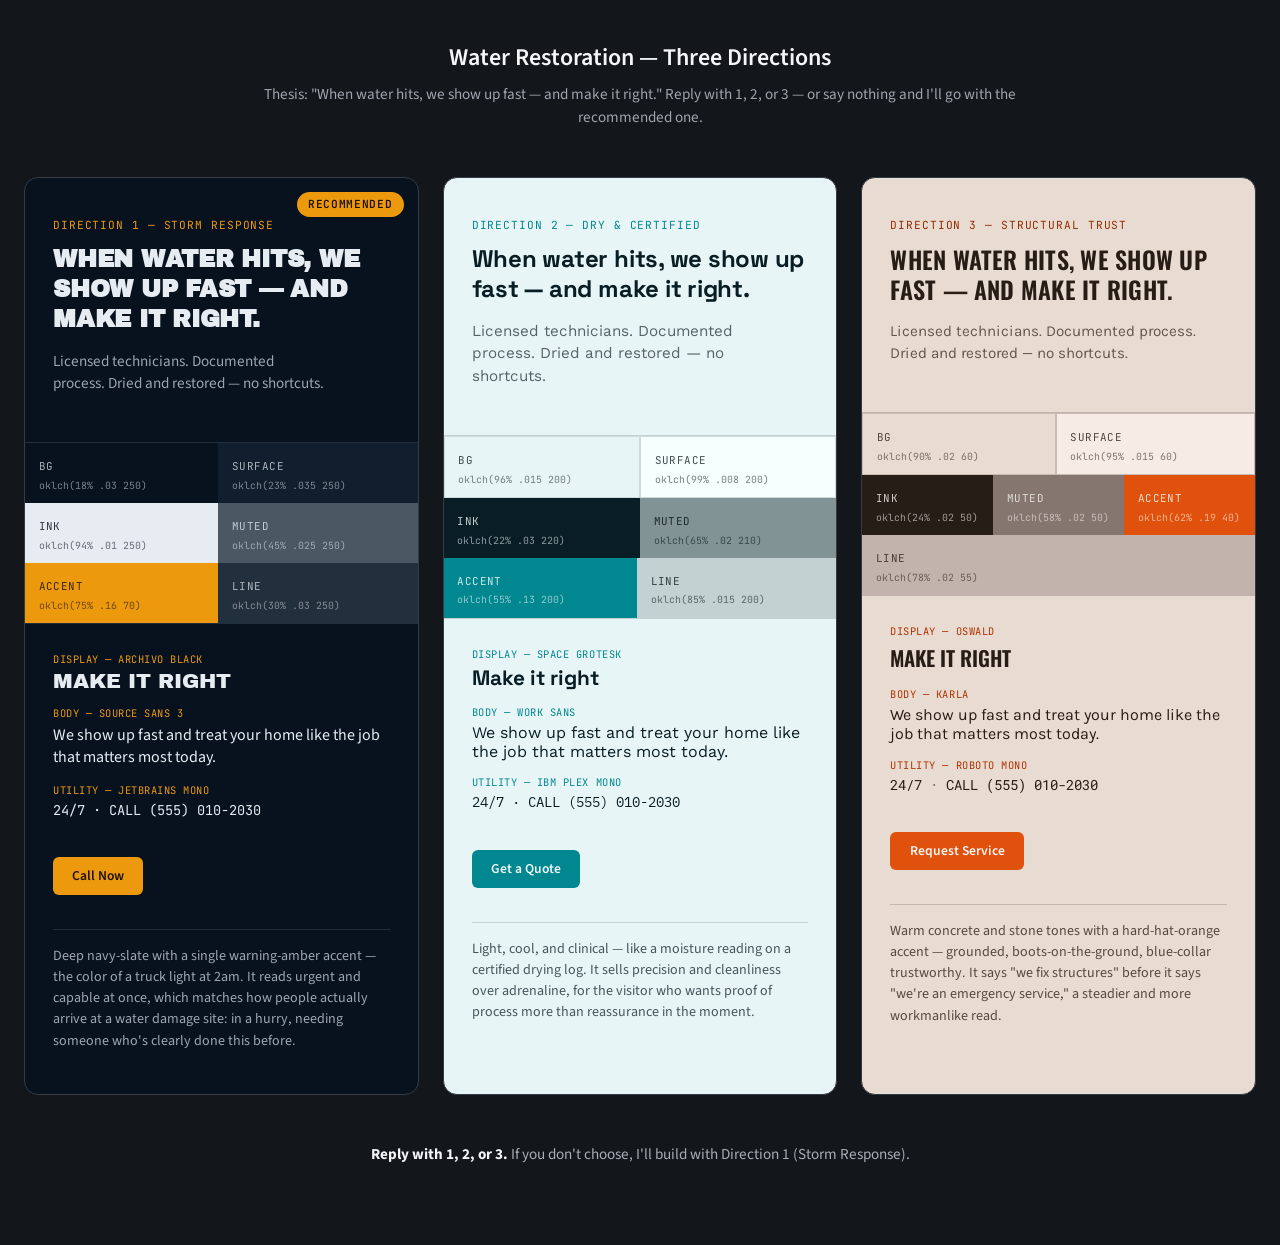
<file: design-preview.html>
<!doctype html>
<html lang="en">
<head>
<meta charset="UTF-8">
<meta name="viewport" content="width=device-width, initial-scale=1.0">
<title>Design Directions — Water Restoration</title>
<link rel="preconnect" href="https://fonts.googleapis.com">
<link rel="preconnect" href="https://fonts.gstatic.com" crossorigin>
<link href="https://fonts.googleapis.com/css2?family=Archivo+Black&family=Source+Sans+3:wght@400;600&family=JetBrains+Mono:wght@400;500&family=Space+Grotesk:wght@500;700&family=Work+Sans:wght@400;600&family=IBM+Plex+Mono:wght@400;500&family=Oswald:wght@500;700&family=Karla:wght@400;600&family=Roboto+Mono:wght@400;500&display=swap" rel="stylesheet">
<style>
  * { box-sizing: border-box; }
  html { background: oklch(20% 0.01 260); }
  body {
    margin: 0;
    background: oklch(20% 0.01 260);
    font-family: 'Source Sans 3', sans-serif;
    color: oklch(92% 0.01 260);
    padding: 2.5rem 1.5rem 5rem;
  }
  .intro {
    max-width: 760px;
    margin: 0 auto 3rem;
    text-align: center;
  }
  .intro h1 {
    font-size: 1.5rem;
    font-weight: 600;
    margin: 0 0 0.5rem;
    color: oklch(97% 0.005 260);
  }
  .intro p {
    color: oklch(72% 0.015 260);
    font-size: 0.95rem;
    line-height: 1.5;
    margin: 0;
  }
  .grid {
    display: grid;
    grid-template-columns: repeat(3, 1fr);
    gap: 1.5rem;
    max-width: 1400px;
    margin: 0 auto;
  }
  @media (max-width: 1000px) {
    .grid { grid-template-columns: 1fr; }
  }
  .card {
    border-radius: 14px;
    overflow: hidden;
    border: 1px solid oklch(35% 0.02 260);
    position: relative;
    display: flex;
    flex-direction: column;
  }
  .badge {
    position: absolute;
    top: 14px;
    right: 14px;
    font-family: 'JetBrains Mono', monospace;
    font-size: 0.7rem;
    letter-spacing: 0.06em;
    text-transform: uppercase;
    padding: 0.35rem 0.7rem;
    border-radius: 999px;
    font-weight: 600;
    z-index: 5;
  }
  .card-head {
    padding: 2.5rem 1.75rem 2rem;
  }
  .card-label {
    font-family: 'JetBrains Mono', monospace;
    font-size: 0.7rem;
    letter-spacing: 0.08em;
    text-transform: uppercase;
    opacity: 0.65;
    margin-bottom: 0.75rem;
  }
  .thesis {
    font-size: 1.5rem;
    line-height: 1.25;
    margin: 0 0 1rem;
  }
  .sample {
    font-size: 0.95rem;
    line-height: 1.5;
    max-width: 34ch;
    opacity: 0.85;
  }
  .swatches {
    display: flex;
    flex-wrap: wrap;
  }
  .swatch {
    flex: 1 1 auto;
    min-width: 90px;
    padding: 1rem 0.85rem 0.7rem;
    font-family: 'JetBrains Mono', monospace;
  }
  .swatch-name {
    font-size: 0.68rem;
    text-transform: uppercase;
    letter-spacing: 0.04em;
    display: block;
    margin-bottom: 0.35rem;
    opacity: 0.85;
  }
  .swatch-hex {
    font-size: 0.62rem;
    opacity: 0.6;
    display: block;
  }
  .card-body {
    padding: 1.75rem;
    flex: 1;
    display: flex;
    flex-direction: column;
    gap: 1.25rem;
  }
  .fonts-block .font-row {
    margin-bottom: 0.9rem;
  }
  .font-tag {
    font-family: 'JetBrains Mono', monospace;
    font-size: 0.65rem;
    text-transform: uppercase;
    letter-spacing: 0.05em;
    opacity: 0.6;
    display: block;
    margin-bottom: 0.25rem;
  }
  .why {
    font-size: 0.88rem;
    line-height: 1.5;
    padding-top: 1rem;
    border-top: 1px solid;
    opacity: 0.9;
  }
  .cta {
    display: inline-block;
    margin-top: 0.25rem;
    padding: 0.6rem 1.2rem;
    border-radius: 6px;
    font-weight: 600;
    font-size: 0.85rem;
    width: fit-content;
  }
  .prompt {
    max-width: 760px;
    margin: 3rem auto 0;
    text-align: center;
    font-size: 0.95rem;
    color: oklch(75% 0.015 260);
  }
  .prompt strong { color: oklch(97% 0.005 260); }

  /* ---------- Direction 1: Storm Response ---------- */
  #d1 {
    background: oklch(18% 0.03 250);
    color: oklch(94% 0.01 250);
  }
  #d1 .badge { background: oklch(75% 0.16 70); color: oklch(20% 0.03 70); }
  #d1 .card-label { color: oklch(75% 0.16 70); opacity: 1; }
  #d1 .thesis, #d1 .card-head h2 { font-family: 'Archivo Black', sans-serif; text-transform: uppercase; letter-spacing: -0.01em; }
  #d1 .sample { font-family: 'Source Sans 3', sans-serif; color: oklch(80% 0.015 250); }
  #d1 .swatches { border-top: 1px solid oklch(30% 0.03 250); border-bottom: 1px solid oklch(30% 0.03 250); }
  #d1 .sw-bg { background: oklch(18% 0.03 250); color: oklch(85% 0.01 250); }
  #d1 .sw-surface { background: oklch(23% 0.035 250); color: oklch(85% 0.01 250); }
  #d1 .sw-ink { background: oklch(94% 0.01 250); color: oklch(20% 0.02 250); }
  #d1 .sw-muted { background: oklch(45% 0.025 250); color: oklch(90% 0.01 250); }
  #d1 .sw-accent { background: oklch(75% 0.16 70); color: oklch(20% 0.03 70); }
  #d1 .sw-line { background: oklch(30% 0.03 250); color: oklch(85% 0.01 250); }
  #d1 .why { border-color: oklch(30% 0.03 250); color: oklch(78% 0.015 250); }
  #d1 .fonts-block .font-tag { color: oklch(75% 0.16 70); opacity: 1; }
  #d1 .font-display { font-family: 'Archivo Black', sans-serif; font-size: 1.3rem; text-transform: uppercase; }
  #d1 .font-body { font-family: 'Source Sans 3', sans-serif; font-size: 1rem; }
  #d1 .font-utility { font-family: 'JetBrains Mono', monospace; font-size: 0.85rem; }
  #d1 .cta { background: oklch(75% 0.16 70); color: oklch(20% 0.03 70); }

  /* ---------- Direction 2: Dry & Certified ---------- */
  #d2 {
    background: oklch(96% 0.015 200);
    color: oklch(22% 0.03 220);
  }
  #d2 .badge { background: oklch(55% 0.13 200); color: oklch(98% 0.008 200); }
  #d2 .card-label { color: oklch(55% 0.13 200); opacity: 1; }
  #d2 .thesis, #d2 .card-head h2 { font-family: 'Space Grotesk', sans-serif; font-weight: 700; letter-spacing: -0.01em; }
  #d2 .sample { font-family: 'Work Sans', sans-serif; color: oklch(40% 0.025 220); }
  #d2 .swatches { border-top: 1px solid oklch(85% 0.015 200); border-bottom: 1px solid oklch(85% 0.015 200); }
  #d2 .sw-bg { background: oklch(96% 0.015 200); color: oklch(30% 0.02 200); border: 1px solid oklch(88% 0.012 200); }
  #d2 .sw-surface { background: oklch(99% 0.008 200); color: oklch(30% 0.02 200); border: 1px solid oklch(88% 0.012 200); }
  #d2 .sw-ink { background: oklch(22% 0.03 220); color: oklch(95% 0.01 220); }
  #d2 .sw-muted { background: oklch(65% 0.02 210); color: oklch(20% 0.02 210); }
  #d2 .sw-accent { background: oklch(55% 0.13 200); color: oklch(98% 0.008 200); }
  #d2 .sw-line { background: oklch(85% 0.015 200); color: oklch(25% 0.02 200); }
  #d2 .why { border-color: oklch(85% 0.015 200); color: oklch(38% 0.025 220); }
  #d2 .fonts-block .font-tag { color: oklch(55% 0.13 200); opacity: 1; }
  #d2 .font-display { font-family: 'Space Grotesk', sans-serif; font-weight: 700; font-size: 1.3rem; }
  #d2 .font-body { font-family: 'Work Sans', sans-serif; font-size: 1rem; }
  #d2 .font-utility { font-family: 'IBM Plex Mono', monospace; font-size: 0.85rem; }
  #d2 .cta { background: oklch(55% 0.13 200); color: oklch(98% 0.008 200); }

  /* ---------- Direction 3: Structural Trust ---------- */
  #d3 {
    background: oklch(90% 0.02 60);
    color: oklch(24% 0.02 50);
  }
  #d3 .badge { background: oklch(62% 0.19 40); color: oklch(98% 0.01 40); }
  #d3 .card-label { color: oklch(45% 0.15 40); opacity: 1; }
  #d3 .thesis, #d3 .card-head h2 { font-family: 'Oswald', sans-serif; font-weight: 600; text-transform: uppercase; letter-spacing: 0.01em; }
  #d3 .sample { font-family: 'Karla', sans-serif; color: oklch(38% 0.025 50); }
  #d3 .swatches { border-top: 1px solid oklch(78% 0.02 55); border-bottom: 1px solid oklch(78% 0.02 55); }
  #d3 .sw-bg { background: oklch(90% 0.02 60); color: oklch(30% 0.02 55); border: 1px solid oklch(80% 0.02 55); }
  #d3 .sw-surface { background: oklch(95% 0.015 60); color: oklch(30% 0.02 55); border: 1px solid oklch(80% 0.02 55); }
  #d3 .sw-ink { background: oklch(24% 0.02 50); color: oklch(95% 0.012 50); }
  #d3 .sw-muted { background: oklch(58% 0.02 50); color: oklch(95% 0.01 50); }
  #d3 .sw-accent { background: oklch(62% 0.19 40); color: oklch(98% 0.01 40); }
  #d3 .sw-line { background: oklch(78% 0.02 55); color: oklch(28% 0.02 55); }
  #d3 .why { border-color: oklch(78% 0.02 55); color: oklch(36% 0.025 50); }
  #d3 .fonts-block .font-tag { color: oklch(50% 0.17 40); opacity: 1; }
  #d3 .font-display { font-family: 'Oswald', sans-serif; font-weight: 600; text-transform: uppercase; font-size: 1.3rem; }
  #d3 .font-body { font-family: 'Karla', sans-serif; font-size: 1rem; }
  #d3 .font-utility { font-family: 'Roboto Mono', monospace; font-size: 0.85rem; }
  #d3 .cta { background: oklch(62% 0.19 40); color: oklch(98% 0.01 40); }
</style>
</head>
<body>

  <div class="intro">
    <h1>Water Restoration — Three Directions</h1>
    <p>Thesis: "When water hits, we show up fast — and make it right." Reply with 1, 2, or 3 — or say nothing and I'll go with the recommended one.</p>
  </div>

  <div class="grid">

    <!-- Direction 1: Storm Response -->
    <section class="card" id="d1">
      <span class="badge">Recommended</span>
      <div class="card-head">
        <div class="card-label">Direction 1 — Storm Response</div>
        <h2 class="thesis">When water hits, we show up fast — and make it right.</h2>
        <p class="sample">Licensed technicians. Documented process. Dried and restored — no shortcuts.</p>
      </div>
      <div class="swatches">
        <div class="swatch sw-bg"><span class="swatch-name">BG</span><span class="swatch-hex">oklch(18% .03 250)</span></div>
        <div class="swatch sw-surface"><span class="swatch-name">Surface</span><span class="swatch-hex">oklch(23% .035 250)</span></div>
        <div class="swatch sw-ink"><span class="swatch-name">Ink</span><span class="swatch-hex">oklch(94% .01 250)</span></div>
        <div class="swatch sw-muted"><span class="swatch-name">Muted</span><span class="swatch-hex">oklch(45% .025 250)</span></div>
        <div class="swatch sw-accent"><span class="swatch-name">Accent</span><span class="swatch-hex">oklch(75% .16 70)</span></div>
        <div class="swatch sw-line"><span class="swatch-name">Line</span><span class="swatch-hex">oklch(30% .03 250)</span></div>
      </div>
      <div class="card-body">
        <div class="fonts-block">
          <div class="font-row">
            <span class="font-tag">Display — Archivo Black</span>
            <div class="font-display">MAKE IT RIGHT</div>
          </div>
          <div class="font-row">
            <span class="font-tag">Body — Source Sans 3</span>
            <div class="font-body">We show up fast and treat your home like the job that matters most today.</div>
          </div>
          <div class="font-row">
            <span class="font-tag">Utility — JetBrains Mono</span>
            <div class="font-utility">24/7 · CALL (555) 010-2030</div>
          </div>
        </div>
        <a class="cta">Call Now</a>
        <p class="why">Deep navy-slate with a single warning-amber accent — the color of a truck light at 2am. It reads urgent and capable at once, which matches how people actually arrive at a water damage site: in a hurry, needing someone who's clearly done this before.</p>
      </div>
    </section>

    <!-- Direction 2: Dry & Certified -->
    <section class="card" id="d2">
      <div class="card-head">
        <div class="card-label">Direction 2 — Dry &amp; Certified</div>
        <h2 class="thesis">When water hits, we show up fast — and make it right.</h2>
        <p class="sample">Licensed technicians. Documented process. Dried and restored — no shortcuts.</p>
      </div>
      <div class="swatches">
        <div class="swatch sw-bg"><span class="swatch-name">BG</span><span class="swatch-hex">oklch(96% .015 200)</span></div>
        <div class="swatch sw-surface"><span class="swatch-name">Surface</span><span class="swatch-hex">oklch(99% .008 200)</span></div>
        <div class="swatch sw-ink"><span class="swatch-name">Ink</span><span class="swatch-hex">oklch(22% .03 220)</span></div>
        <div class="swatch sw-muted"><span class="swatch-name">Muted</span><span class="swatch-hex">oklch(65% .02 210)</span></div>
        <div class="swatch sw-accent"><span class="swatch-name">Accent</span><span class="swatch-hex">oklch(55% .13 200)</span></div>
        <div class="swatch sw-line"><span class="swatch-name">Line</span><span class="swatch-hex">oklch(85% .015 200)</span></div>
      </div>
      <div class="card-body">
        <div class="fonts-block">
          <div class="font-row">
            <span class="font-tag">Display — Space Grotesk</span>
            <div class="font-display">Make it right</div>
          </div>
          <div class="font-row">
            <span class="font-tag">Body — Work Sans</span>
            <div class="font-body">We show up fast and treat your home like the job that matters most today.</div>
          </div>
          <div class="font-row">
            <span class="font-tag">Utility — IBM Plex Mono</span>
            <div class="font-utility">24/7 · CALL (555) 010-2030</div>
          </div>
        </div>
        <a class="cta">Get a Quote</a>
        <p class="why">Light, cool, and clinical — like a moisture reading on a certified drying log. It sells precision and cleanliness over adrenaline, for the visitor who wants proof of process more than reassurance in the moment.</p>
      </div>
    </section>

    <!-- Direction 3: Structural Trust -->
    <section class="card" id="d3">
      <div class="card-head">
        <div class="card-label">Direction 3 — Structural Trust</div>
        <h2 class="thesis">When water hits, we show up fast — and make it right.</h2>
        <p class="sample">Licensed technicians. Documented process. Dried and restored — no shortcuts.</p>
      </div>
      <div class="swatches">
        <div class="swatch sw-bg"><span class="swatch-name">BG</span><span class="swatch-hex">oklch(90% .02 60)</span></div>
        <div class="swatch sw-surface"><span class="swatch-name">Surface</span><span class="swatch-hex">oklch(95% .015 60)</span></div>
        <div class="swatch sw-ink"><span class="swatch-name">Ink</span><span class="swatch-hex">oklch(24% .02 50)</span></div>
        <div class="swatch sw-muted"><span class="swatch-name">Muted</span><span class="swatch-hex">oklch(58% .02 50)</span></div>
        <div class="swatch sw-accent"><span class="swatch-name">Accent</span><span class="swatch-hex">oklch(62% .19 40)</span></div>
        <div class="swatch sw-line"><span class="swatch-name">Line</span><span class="swatch-hex">oklch(78% .02 55)</span></div>
      </div>
      <div class="card-body">
        <div class="fonts-block">
          <div class="font-row">
            <span class="font-tag">Display — Oswald</span>
            <div class="font-display">MAKE IT RIGHT</div>
          </div>
          <div class="font-row">
            <span class="font-tag">Body — Karla</span>
            <div class="font-body">We show up fast and treat your home like the job that matters most today.</div>
          </div>
          <div class="font-row">
            <span class="font-tag">Utility — Roboto Mono</span>
            <div class="font-utility">24/7 · CALL (555) 010-2030</div>
          </div>
        </div>
        <a class="cta">Request Service</a>
        <p class="why">Warm concrete and stone tones with a hard-hat-orange accent — grounded, boots-on-the-ground, blue-collar trustworthy. It says "we fix structures" before it says "we're an emergency service," a steadier and more workmanlike read.</p>
      </div>
    </section>

  </div>

  <p class="prompt"><strong>Reply with 1, 2, or 3.</strong> If you don't choose, I'll build with Direction 1 (Storm Response).</p>

</body>
</html>
</file>
